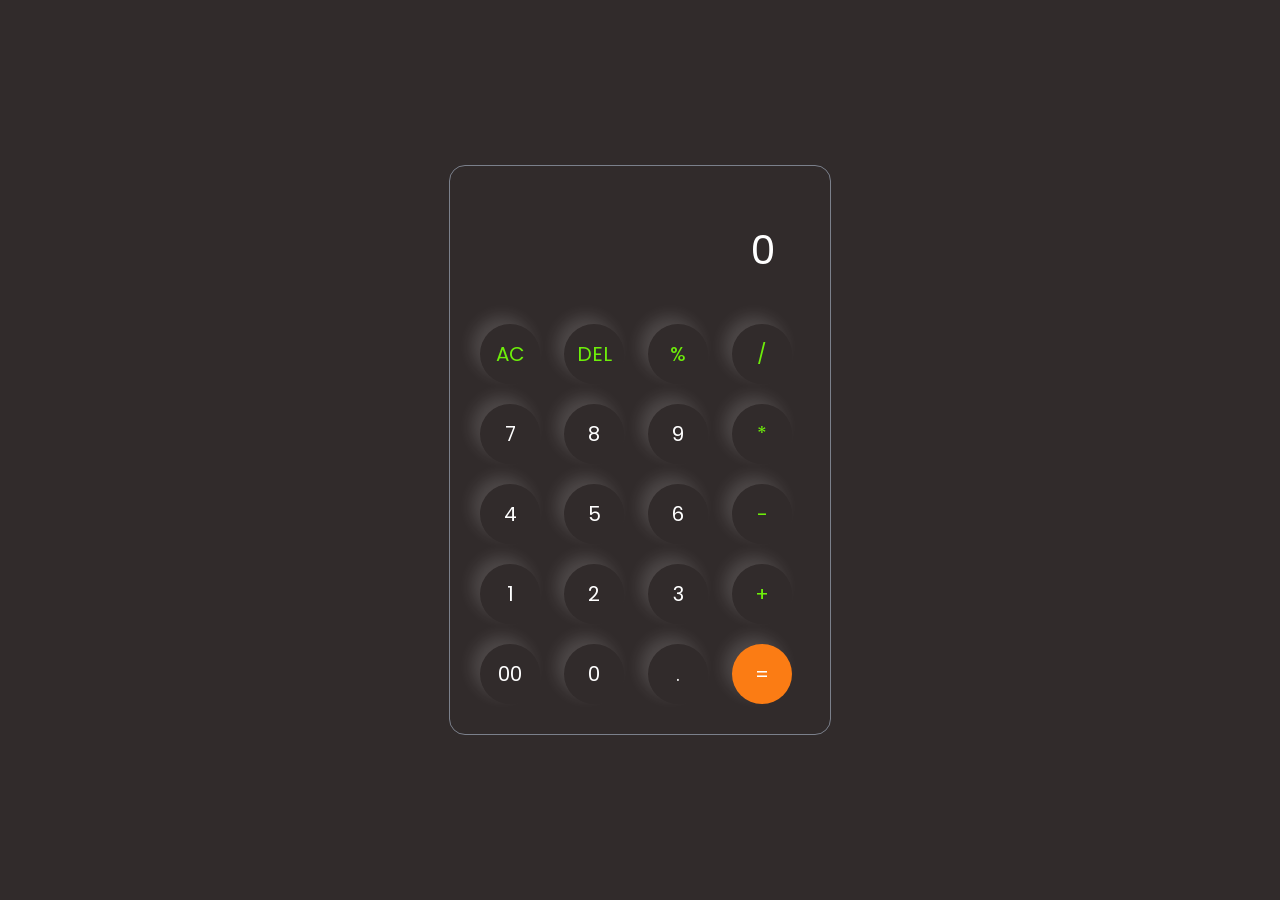
<file: Calculator/index.html>
<!DOCTYPE html>
<html lang="en">
  <head>
    <meta charset="UTF-8" />
    <meta http-equiv="X-UA-Compatible" content="IE=edge" />
    <meta name="viewport" content="width=device-width, initial-scale=1.0" />
    <link rel="stylesheet" href="style.css" />
    <title>Calculator</title>
  </head>
  <body>
    <div class="container">   
      <div class="calculator">
        <input type="text" id="inputBox" placeholder="0" />
        <div>
          <button class="button operator">AC</button>
          <button class="button operator">DEL</button>
          <button class="button operator">%</button>
          <button class="button operator">/</button>
        </div>
        <div>
          <button class="button">7</button>
          <button class="button">8</button>
          <button class="button">9</button>
          <button class="button operator">*</button>
        </div>
        <div>
          <button class="button">4</button>
          <button class="button">5</button>
          <button class="button">6</button>
          <button class="button operator">-</button>
        </div>
        <div>
          <button class="button">1</button>
          <button class="button">2</button>
          <button class="button">3</button>
          <button class="button operator">+</button>
        </div>

        <div>
          <button class="button">00</button>
          <button class="button">0</button>
          <button class="button">.</button>
          <button class="button equalBtn">=</button>
        </div>
      </div>
    </div>

    <script src="script.js"></script>
  </body>
</html>
</file>
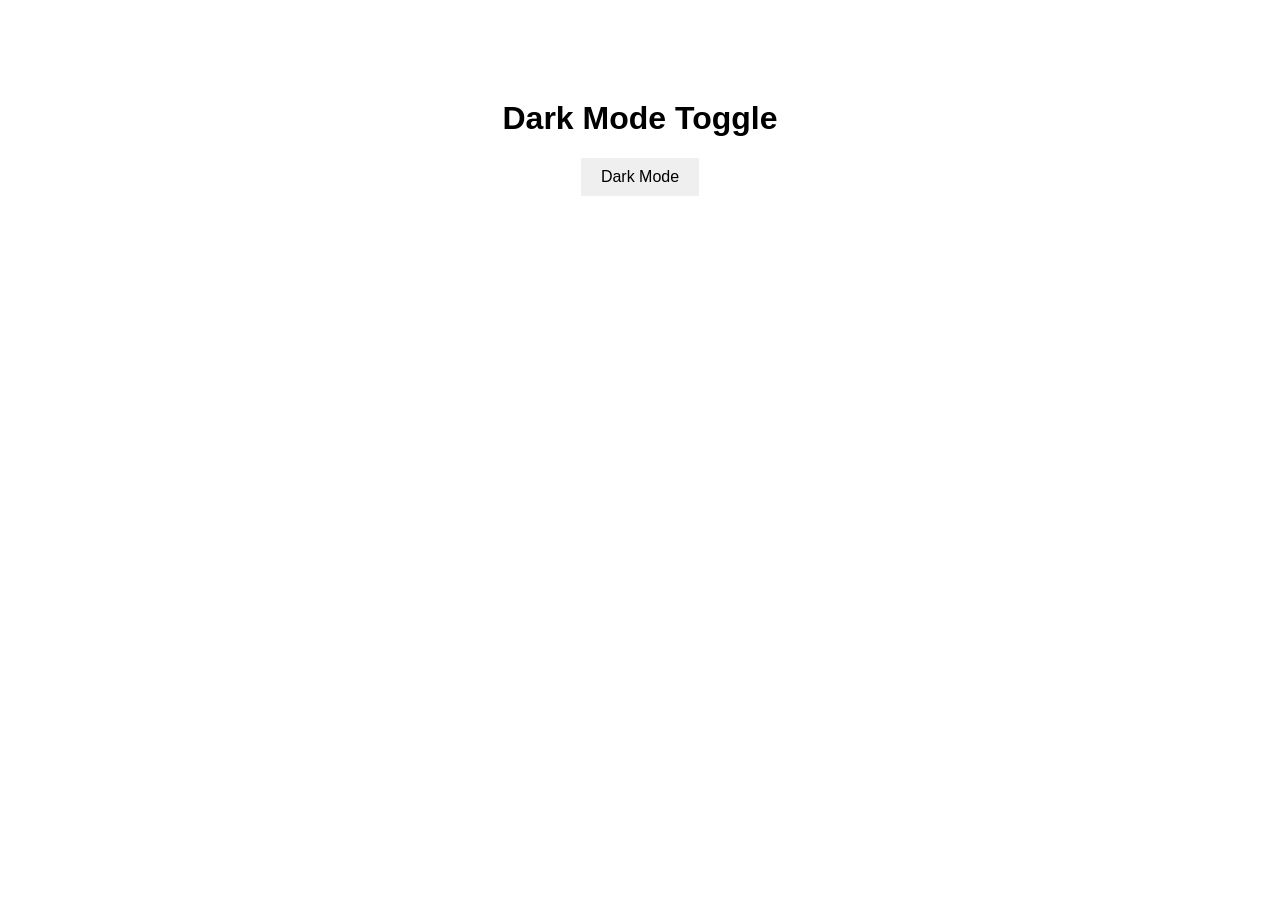
<file: DarkLightMode/index.html>
<!DOCTYPE html>
<html lang="en">
<head>
  <meta charset="UTF-8">
  <meta name="viewport" content="width=device-width, initial-scale=1.0">
  <title>Dark Mode Toggle</title>

  <link rel="stylesheet" href="style.css">
</head>
<body>

  <div class="container">
    <h1>Dark Mode Toggle</h1>

    <button id="btn">Dark Mode</button>
  </div>

  <script src="script.js"></script>
</body>
</html>
</file>
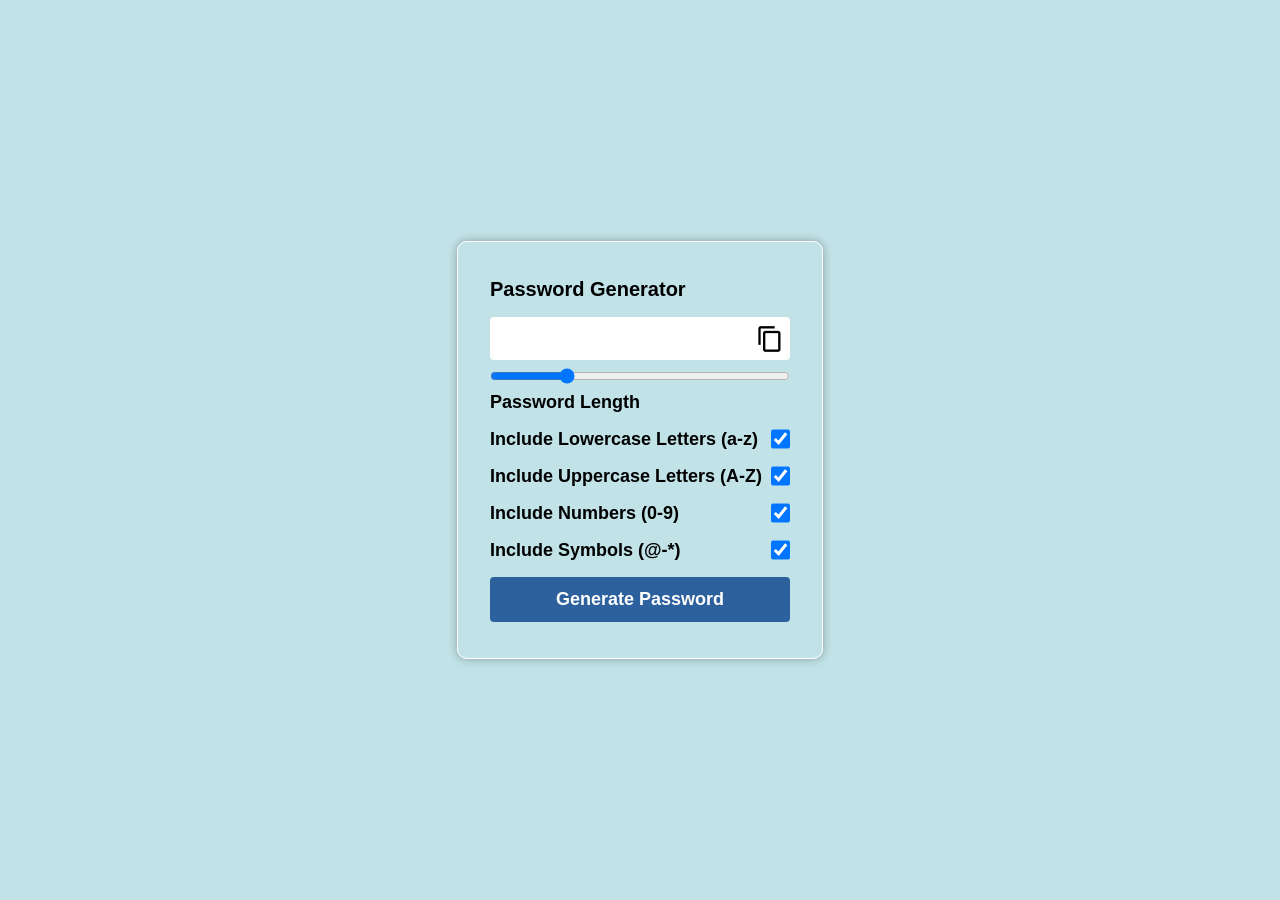
<file: Password Generator/index.html>
<!DOCTYPE html>
<html lang="en">
  <head>
    <meta charset="UTF-8" />
    <meta http-equiv="X-UA-Compatible" content="IE=edge" />
    <meta name="viewport" content="width=device-width, initial-scale=1.0" />
    <link rel="stylesheet" href="style.css" />
    <link
      href="https://fonts.googleapis.com/icon?family=Material+Icons"
      rel="stylesheet"
    />
     
    <title>Password Generator | JavaScript Project</title>
  </head>
  <body>
    <div class="container">
      <h1>Password Generator</h1>

      <div class="inputBox">
        <input type="text" class="passBox" id="passBox" disabled />
        <span class="material-icons" id="copyIcon">content_copy</span>
      </div>

      <input type="range" min="1" max="30" value="8" id="inputSlider" />

      <div class="row">
        <p>Password Length</p>
        <span id="sliderValue"></span>
      </div>

      <div class="row">
        <label for="lowercase">Include Lowercase Letters (a-z)</label>
        <input type="checkbox" name="lowercase" id="lowercase" checked/>
      </div>

      <div class="row">
        <label for="uppercase">Include Uppercase Letters (A-Z)</label>
        <input type="checkbox" name="uppercase" id="uppercase" checked/>
      </div>

      <div class="row">
        <label for="numbers">Include Numbers (0-9)</label>
        <input type="checkbox" name="numbers" id="numbers" checked/>
      </div>

      <div class="row">
        <label for="symbols">Include Symbols (@-*)</label>
        <input type="checkbox" name="symbols" id="symbols" checked/>
      </div>

      <button type="button" class="genBtn" id="genBtn">
        Generate Password
      </button>
    </div>

    <script src="script.js"></script>
  </body>
</html>
</file>
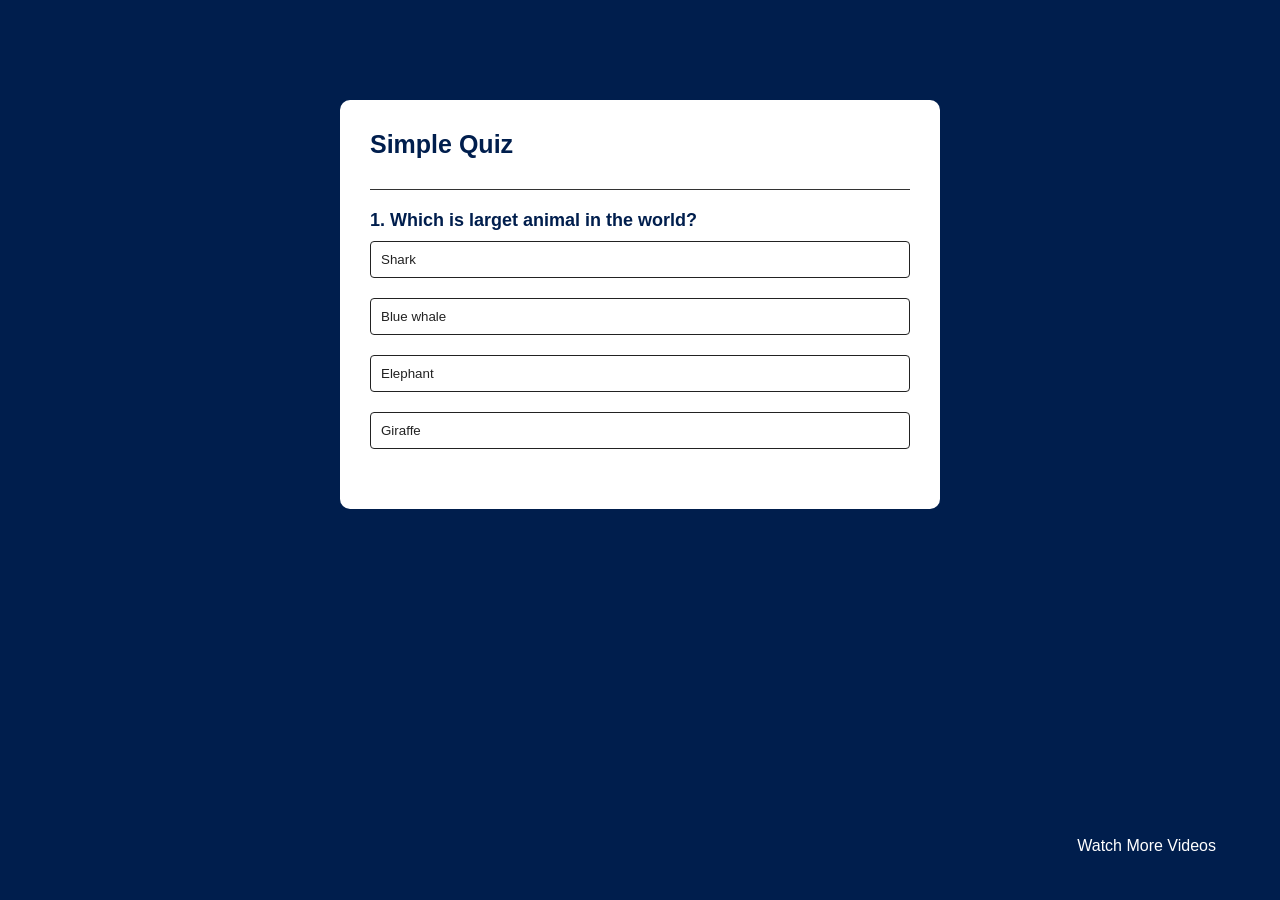
<file: QuizApp/index.html>
<!DOCTYPE html>
<html>
<head>
  <title>Quiz App - Easy Tutorials</title>
  <link rel="stylesheet" href="style.css">
</head>
<body>
<div class="app">
  <h1>Simple Quiz</h1>
  <div class="quiz">
    <h2 id="question">Question goes here</h2>
    <div id="answer-buttons">
      <button class="btn">Answer 1</button>
      <button class="btn">Answer 2</button>
      <button class="btn">Answer 3</button>
      <button class="btn">Answer 4</button>
    </div>
    <button id="next-btn">Next</button>
  </div>
</div>
<a href="https://www.youtube.com/channel/UCkjoHfkLEy7ZT4bA2myJ8xA?sub_confirmation=1" class="watch-link">Watch More Videos</a>
<script src="script.js"></script>
</body>
</html>
</file>
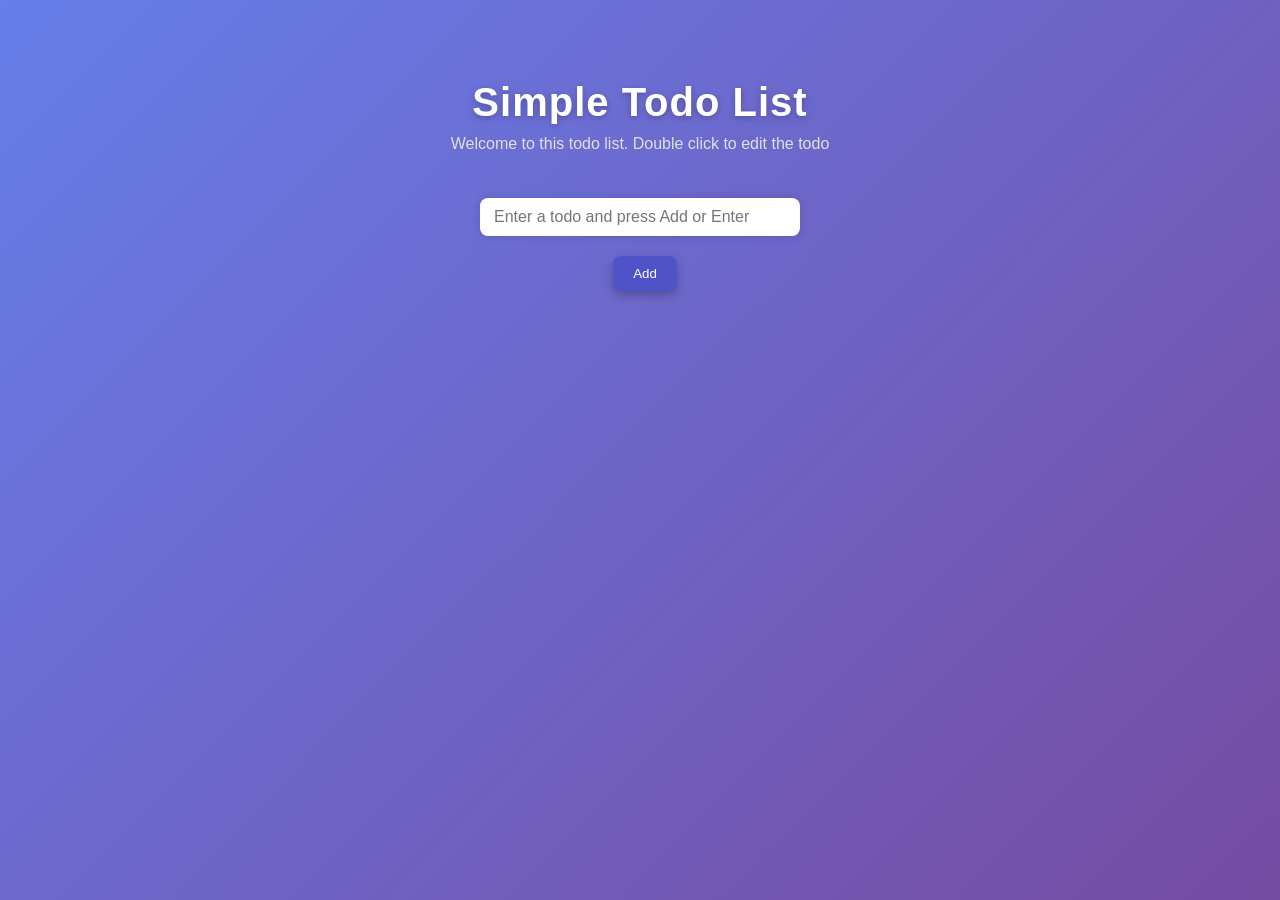
<file: todolist/index.html>
<!DOCTYPE html>
<html lang="en">
<head>
    <meta charset="UTF-8">
    <meta name="viewport" content="width=device-width, initial-scale=1.0">
    <title>TodoList</title>
    <link rel="stylesheet" href="style.css">
</head>
<body>
    <h1>Simple Todo List</h1>
<p>Welcome to this todo list. Double click to edit the todo</p>
    <!-- Input and button to add new todos  -->
     <input type="text" id="todo-input" placeholder="Enter a todo and press Add or Enter">

     <button id="add-btn">Add</button>
     <ul id="todo-list"></ul>
     <script src="script.js"></script>
</body>
</html>
</file>
<file: Calculator/style.css>
@import url('https://fonts.googleapis.com/css2?family=Poppins:wght@500&display=swap');

*{
    margin: 0;
    padding: 0;
    box-sizing: border-box;
    font-family: 'Poppins', sans-serif;
}

body{
    width: 100%;
    height: 100vh;
    display: flex;
    justify-content: center;
    align-items: center;
    background: rgb(49, 43, 43);
}

.calculator{
    border: 1px solid #7b808b;
    padding: 20px;
    border-radius: 16px;
    background: transparent;
    box-shadow: white;   

}

input{
    width: 320px;
    border: none;
    padding: 24px;
    margin: 10px;
    background: transparent;
    box-shadow: white;
    font-size: 40px;
    text-align: right;
    cursor: pointer;
    color: #ffffff;
}

input::placeholder{
    color: #ffffff;
}

button{
    border: none;
    width: 60px;
    height: 60px;
    margin: 10px;
    border-radius: 50%;
    background: transparent;
    color: #ffffff;
    font-size: 20px;
    box-shadow: -8px -8px 15px rgba(255, 255, 255, 0.137);
    cursor: pointer;
}

.equalBtn{
    background-color: #fb7c14;
}

.operator{
    color: #6dee0a;
}
</file>
<file: DarkLightMode/style.css>
body{
    margin: 0;
    padding: 0;
    font-family: sans-serif;

    background-color: white;
    color: black;

    transition: 0.3s;
}

.container{
    text-align: center;
    margin-top: 100px;
}

button{
    padding: 10px 20px;
    border: none;
    cursor: pointer;
    font-size: 16px;
}

/* Dark Mode Class */

.dark{
    background-color: #121212;
    color: white;
}
</file>
<file: Password Generator/style.css>
*{
    margin: 0;
    padding: 0;
    box-sizing: border-box;
    font-family: sans-serif;
}

body{
    max-width: 100vw;
    min-height: 100vh;
    display: flex;
    justify-content: center;
    align-items: center;
    background:  #c1e2e7;
    color: black;
    font-weight: 600;
}

.container{
    border: 1px solid #fff;
    border-radius: 10px;
    padding: 28px 32px;
    display: flex;
    flex-direction: column;
    background: transparent;
    /* box-shadow: 8px 8px 4px #909090, 8px 8px 0px #575757; */
    box-shadow: 0 0 10px rgba(0,0,0,0.3);
}

.container h1{
    font-size: 20px;
    margin-block: 8px;
}
.inputBox{
    position: relative;
}

.inputBox span{
        position: absolute;
        top: 16px;
        right: 6px;
        color: #000;
        font-size: 28px;
        cursor: pointer;
        z-index: 2;
    }
.passBox{
    background-color: #fff;
    border: none;
    outline: none;
    padding: 10px;
    width: 300px;
    border-radius: 4px;
    font-size: 20px;
    margin-block: 8px;
    text-overflow: ellipsis;
}

.row{
    display: flex;
    margin-block: 8px;
}

.row p, .row label{
    flex-basis: 100%;
    font-size: 18px;
}

.row input[type="checkbox"]{
    width: 20px;
    height: 20px;
}

.genBtn{
    border: none;
    outline: none;
    background-color: #2c619e;
    padding: 12px 24px;
    color: #fff;
    font-size: 18px;
    margin-block: 8px;
    font-weight: 700;
    cursor: pointer;
    border-radius: 4px;
}

.genBtn:hover{
    background-color: #0066ff;
}
</file>
<file: QuizApp/style.css>
* {
  margin: 0;
  padding: 0;
  font-family: 'Poppins', sans-serif;
  box-sizing: border-box;
}
body{
  background: #001e4d;
}
.app{
  background: #fff;
  width: 90%;
  max-width: 600px;
  margin: 100px auto 0;
  border-radius: 10px;
  padding: 30px;
}
.app h1{
  font-size: 25px;
  color: #001e4d;
  font-weight: 600;
  border-bottom: 1px solid #333;
  padding-bottom: 30px;
}
.quiz{
  padding: 20px 0;
}
.quiz h2{
  font-size: 18px;
  color: #001e4d;
  font-weight: 600;
}
.btn{
  background: #fff;
  color: #222;
  font-weight: 500;
  width: 100%;
  border: 1px solid #222;
  padding: 10px;
  margin: 10px 0;
  text-align: left;
  border-radius: 4px;
  cursor: pointer;
  transition: all 0.3s;
}
.btn:hover:not([disabled]){
  background: #222;
  color: #fff;
}
.btn:disabled{
  cursor: no-drop;
}
#next-btn{
  background: #001e4d;
  color: #fff;
  font-weight: 500;
  width: 150px;
  border: 0;
  padding: 10px;
  margin: 20px auto 0;
  border-radius: 4px;
  cursor: pointer;
  display: none;
}
.correct{
  background: #9aeabc;
}
.incorrect{
  background: #ff9393;
}

 .watch-link{
   position: absolute;
   bottom: 5%;
   right: 5%;
   color: #fff;
   text-decoration: none;
 }
</file>
<file: todolist/style.css>
/* General Reset */
* {
  margin: 0;
  padding: 0;
  box-sizing: border-box;
  font-family: "Poppins", sans-serif;
}

body {
  background: linear-gradient(135deg, #667eea, #764ba2);
  min-height: 100vh;
  display: flex;
  flex-direction: column;
  align-items: center;
  justify-content: start;
  padding-top: 80px;
  color: #333;
}

/* Title and Subtitle */
h1 {
  font-size: 2.5rem;
  color: #fff;
  margin-bottom: 10px;
  letter-spacing: 1px;
  text-shadow: 0 2px 6px rgba(0, 0, 0, 0.25);
}

p {
  color: #e0e0e0;
  margin-bottom: 25px;
  font-size: 1rem;
}

/* Input & Button Container */
#todo-input {
  width: 320px;
  padding: 10px 14px;
  margin: 20px 0;
  border-radius: 8px;
  border: none;
  outline: none;
  font-size: 1rem;
  transition: all 0.3s ease;
  box-shadow: 0 0 8px rgba(0, 0, 0, 0.15);
}

#todo-input:focus {
  box-shadow: 0 0 10px rgba(255, 255, 255, 0.7);
  transform: scale(1.02);
}

/* Add Button */
#add-btn {
  margin-left: 10px;
  padding: 10px 20px;
  background: #4e54c8;
  color: #fff;
  border: none;
  border-radius: 8px;
  cursor: pointer;
  font-weight: 500;
  transition: all 0.3s ease;
  box-shadow: 0 4px 10px rgba(0, 0, 0, 0.25);
}

#add-btn:hover {
  background: #8f94fb;
  transform: translateY(-2px);
  box-shadow: 0 6px 14px rgba(0, 0, 0, 0.3);
}

/* Todo List Container */
#todo-list {
  list-style: none;
  margin-top: 30px;
  padding: 0;
  width: 360px;
  background: rgba(255, 255, 255, 0.15);
  border-radius: 16px;
  backdrop-filter: blur(12px);
  box-shadow: 0 8px 25px rgba(0, 0, 0, 0.2);
  overflow: hidden;
}

/* Each Todo Item */
#todo-list li {
  display: flex;
  align-items: center;
  justify-content: space-between;
  padding: 12px 16px;
  color: #fff;
  border-bottom: 1px solid rgba(255, 255, 255, 0.1);
  transition: background 0.3s ease;
}

#todo-list li:hover {
  background: rgba(255, 255, 255, 0.1);
}

/* Checkbox styling */
#todo-list input[type="checkbox"] {
  accent-color: #50fa7b;
  transform: scale(1.3);
  margin-right: 10px;
}

/* Todo Text */
#todo-list span {
  flex: 1;
  cursor: pointer;
  font-size: 1rem;
  transition: color 0.3s ease;
}

#todo-list span:hover {
  color: #a3ffea;
}

/* Delete Button */
#todo-list button {
  background: #ff4b5c;
  color: #fff;
  border: none;
  border-radius: 6px;
  padding: 6px 12px;
  cursor: pointer;
  font-size: 0.9rem;
  transition: all 0.3s ease;
}

#todo-list button:hover {
  background: #ff6b81;
  transform: scale(1.05);
}

/* Completed Todo Animation */
#todo-list li input[type="checkbox"]:checked + span {
  text-decoration: line-through;
  color: #b0b0b0;
  transition: all 0.3s ease;
}

/* Smooth fade-in for new todos */
#todo-list li {
  animation: fadeIn 0.4s ease forwards;
}

@keyframes fadeIn {
  from {
    opacity: 0;
    transform: translateY(8px);
  }
  to {
    opacity: 1;
    transform: translateY(0);
  }
}

/* Responsive */
@media (max-width: 480px) {
  body {
    padding-top: 50px;
  }
  #todo-input {
    width: 200px;
  }
  #todo-list {
    width: 300px;
  }
}
</file>
